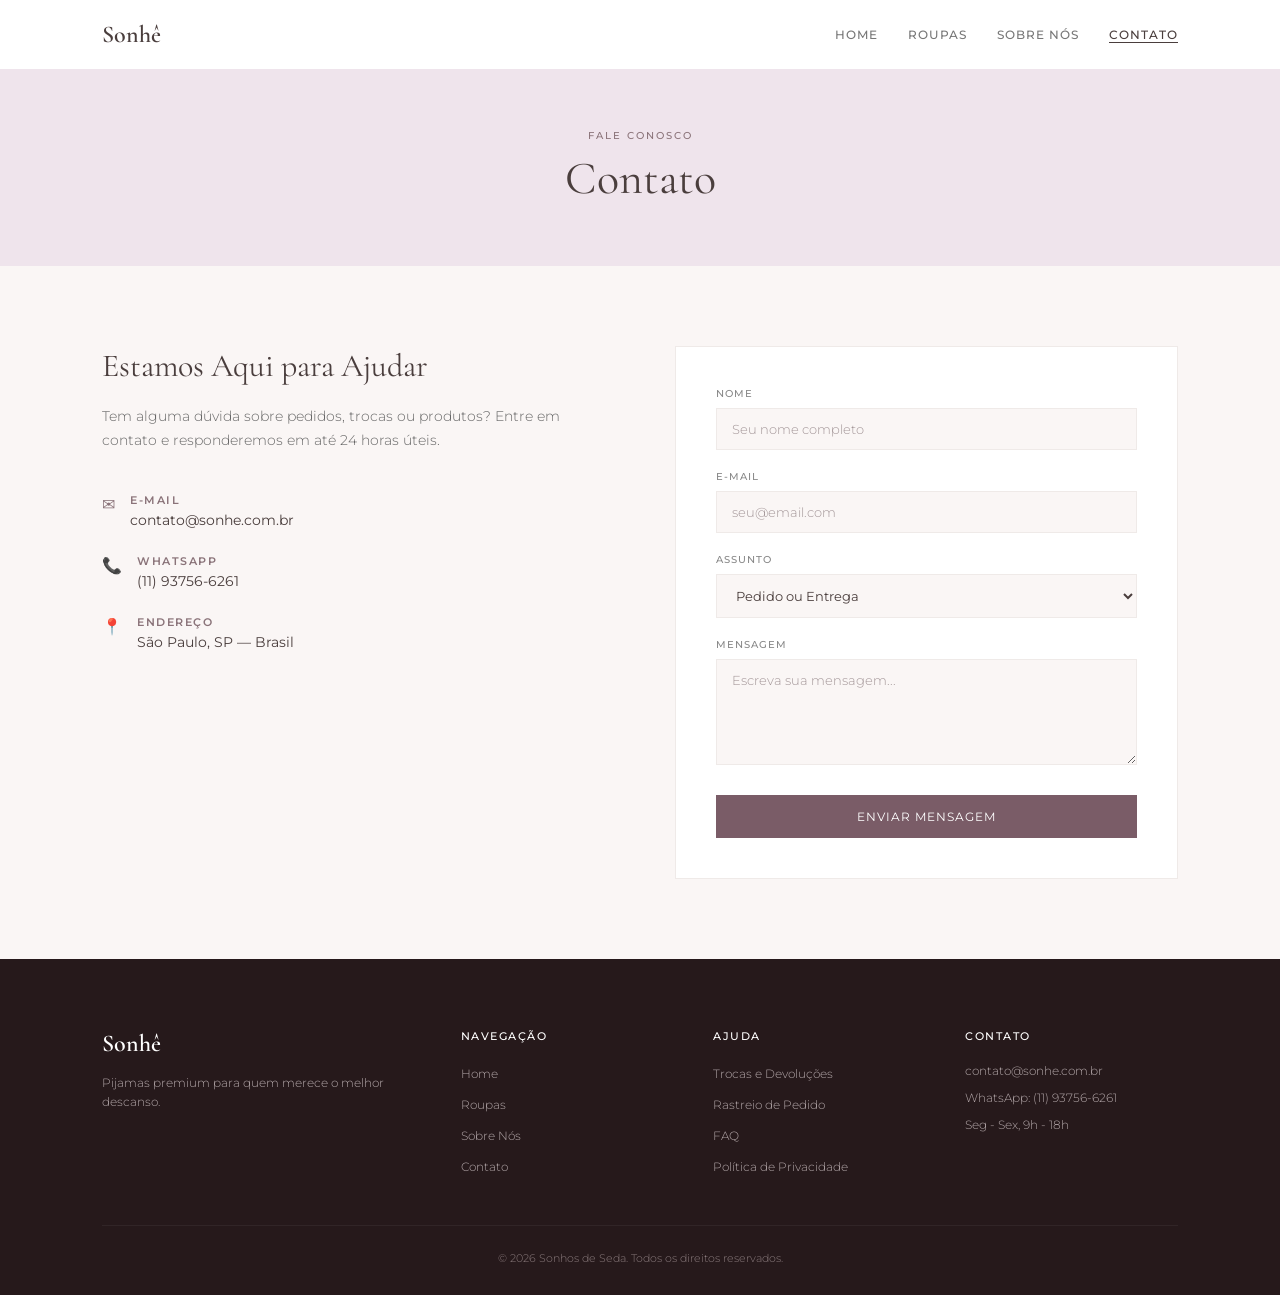
<file: HTML/contato.html>
<!DOCTYPE html>
<html lang="pt-BR">
<head>
    <meta charset="UTF-8">
    <meta name="viewport" content="width=device-width, initial-scale=1.0">
    <title>SONHÊ- Contato</title>
    <link rel="stylesheet" href="../CSS/contato.css">
    
    <link rel="preconnect" href="https://fonts.googleapis.com">
    <link rel="preconnect" href="https://fonts.gstatic.com" crossorigin>
    <link href="https://fonts.googleapis.com/css2?family=Cormorant+Garamond:ital,wght@0,400;0,600;1,400&family=Montserrat:wght@300;400;500;600&display=swap" rel="stylesheet">
    <link rel="shortcut icon" href="../IMAGENS/LOGO.jpeg" type="image/x-icon">
</head>
<body>

    <!-- Header / Menu de Navegação -->
    <header class="main-header">
        <div class="logo">Sonhê</div>
        <nav class="nav-menu">
            <a href="../index.html">HOME</a>
            <a href="roupas.html">ROUPAS</a>
            <a href="sobre.html">SOBRE NÓS</a>
            <a href="contato.html" class="active">CONTATO</a>
        </nav>
       
    </header>

    
    <section class="page-header">
        <div class="header-container">
            <span class="page-top-subtitle">FALE CONOSCO</span>
            <h1 class="page-title">Contato</h1>
        </div>
    </section>

    
    <main class="contact-section">
        <div class="contact-container">
            
        
            <div class="contact-info-column">
                <h2 class="contact-headline">Estamos Aqui para Ajudar</h2>
                <p class="contact-description">
                    Tem alguma dúvida sobre pedidos, trocas ou produtos? Entre em contato e responderemos em até 24 horas úteis.
                </p>

                <div class="contact-methods-list">
                    <!-- Método 1 -->
                    <div class="contact-method-item">
                        <span class="method-icon">✉</span>
                        <div class="method-details">
                            <h3>E-MAIL</h3>
                            <p>contato@sonhe.com.br</p>
                        </div>
                    </div>

                    <!-- Método 2 -->
                    <div class="contact-method-item">
                        <span class="method-icon">📞</span>
                        <div class="method-details">
                            <h3>WHATSAPP</h3>
                            <p>(11) 93756-6261</p>
                        </div>
                    </div>

                    <!-- Método 3 -->
                    <div class="contact-method-item">
                        <span class="method-icon">📍</span>
                        <div class="method-details">
                            <h3>ENDEREÇO</h3>
                            <p>São Paulo, SP — Brasil</p>
                        </div>
                    </div>
                </div>
            </div>

         
            <div class="contact-form-column">
                <form class="contact-form" id="whatsappForm">
                    
                    <div class="form-group">
                        <label for="name">NOME</label>
                        <input type="text" id="name" name="name" placeholder="Seu nome completo" required>
                    </div>

                    <div class="form-group">
                        <label for="email">E-MAIL</label>
                        <input type="email" id="email" name="email" placeholder="seu@email.com" required>
                    </div>

                    <div class="form-group">
                        <label for="subject">ASSUNTO</label>
                        <select id="subject" name="subject" required>
                            <option value="entrega">Pedido ou Entrega</option>
                            <option value="troca">Trocas e Devoluções</option>
                            <option value="duvida">Dúvida sobre Produtos</option>
                            <option value="outro">Outros Assuntos</option>
                        </select>
                    </div>

                    <div class="form-group">
                        <label for="message">MENSAGEM</label>
                        <textarea id="message" name="message" rows="5" placeholder="Escreva sua mensagem..." required></textarea>
                    </div>

                     <button type="submit" id="btnSubmit" class="btn-submit-contact">ENVIAR MENSAGEM</button>
                </form>
            </div>

        </div>
    </main>

    <!-- Rodapé / Footer -->
    <footer class="main-footer">
        <div class="footer-container">
            <div class="footer-column footer-brand">
                <h3 class="footer-logo">Sonhê</h3>
                <p class="footer-tagline">Pijamas premium para quem merece o melhor descanso.</p>
            </div>
            <div class="footer-column">
                <h4 class="footer-title">NAVEGAÇÃO</h4>
                <ul class="footer-links">
                    <li><a href="index.html">Home</a></li>
                    <li><a href="roupas.html">Roupas</a></li>
                    <li><a href="sobre.html">Sobre Nós</a></li>
                    <li><a href="contato.html">Contato</a></li>
                </ul>
            </div>
            <div class="footer-column">
                <h4 class="footer-title">AJUDA</h4>
                <ul class="footer-links">
                    <li><a href="#">Trocas e Devoluções</a></li>
                    <li><a href="#">Rastreio de Pedido</a></li>
                    <li><a href="#">FAQ</a></li>
                    <li><a href="#">Política de Privacidade</a></li>
                </ul>
            </div>
            <div class="footer-column">
                <h4 class="footer-title">CONTATO</h4>
                <ul class="footer-contact-info">
                    <li>contato@sonhe.com.br</li>
                    <li>WhatsApp: (11) 93756-6261</li>
                    <li>Seg - Sex, 9h - 18h</li>
                </ul>
            </div>
        </div>
        <div class="footer-bottom">
            <p>&copy; 2026 Sonhos de Seda. Todos os direitos reservados.</p>
        </div>
    </footer>


    <script src="../JS/contato.js"></script>
</body>
</html>
</file>
<file: CSS/contato.css>
/* Resets Básicos */
* {
    margin: 0;
    padding: 0;
    box-sizing: border-box;
}

body {
    font-family: 'Montserrat', sans-serif;
    background-color: #FAF6F5; /* Tom off-white padrão do Figma */
    color: #333333;
    overflow-x: hidden;
}

/* --- HEADER --- */
.main-header {
    display: flex;
    justify-content: space-between;
    align-items: center;
    padding: 20px 8%;
    background-color: #ffffff;
    width: 100%;
}

.logo {
    font-family: 'Cormorant Garamond', serif;
    font-size: 24px;
    font-weight: 600;
    color: #4A3E3D;
}

.nav-menu {
    display: flex;
    gap: 30px;
}

.nav-menu a {
    text-decoration: none;
    font-size: 12px;
    letter-spacing: 1px;
    color: #777777;
    font-weight: 500;
    transition: color 0.3s ease;
}

.nav-menu a:hover, 
.nav-menu a.active {
    color: #4A3E3D;
    border-bottom: 1px solid #4A3E3D;
}

.cart-icon {
    position: relative;
    cursor: pointer;
}

.cart-icon .badge {
    position: absolute;
    top: -8px;
    right: -8px;
    background-color: #7A5C67;
    color: white;
    font-size: 10px;
    padding: 2px 6px;
    border-radius: 50%;
}

/* --- HERO / PAGE HEADER --- */
.page-header {
    background-color: #EFE4EC; /* Fundo lilás claro */
    text-align: center;
    padding: 60px 20px;
}

.header-container {
    max-width: 800px;
    margin: 0 auto;
}

.page-top-subtitle {
    font-size: 10px;
    letter-spacing: 2px;
    color: #8A7379;
    display: block;
    margin-bottom: 8px;
    font-weight: 500;
}

.page-title {
    font-family: 'Cormorant Garamond', serif;
    font-size: 46px;
    color: #4A3E3D;
    font-weight: 400;
}

/* --- SEÇÃO PRINCIPAL DE CONTATO --- */
.contact-section {
    padding: 80px 8%;
    background-color: #FAF6F5;
}

.contact-container {
    max-width: 1100px;
    margin: 0 auto;
    display: grid;
    grid-template-columns: 1fr 1fr;
    gap: 70px;
    align-items: start;
}

/* Coluna de Informações (Esquerda) */
.contact-info-column {
    display: flex;
    flex-direction: column;
}

.contact-headline {
    font-family: 'Cormorant Garamond', serif;
    font-size: 32px;
    color: #4A3E3D;
    font-weight: 400;
    margin-bottom: 20px;
}

.contact-description {
    font-size: 14px;
    line-height: 1.7;
    color: #666666;
    font-weight: 300;
    margin-bottom: 40px;
}

.contact-methods-list {
    display: flex;
    flex-direction: column;
    gap: 25px;
}

.contact-method-item {
    display: flex;
    align-items: flex-start;
    gap: 15px;
}

.method-icon {
    font-size: 16px;
    color: #8A7379;
    margin-top: 2px;
}

.method-details h3 {
    font-size: 11px;
    letter-spacing: 1.5px;
    color: #8A7379;
    margin-bottom: 4px;
    font-weight: 600;
}

.method-details p {
    font-size: 14px;
    color: #4A3E3D;
    font-weight: 400;
}

/* Coluna do Formulário (Direita) */
.contact-form-column {
    background-color: #ffffff;
    padding: 40px;
    border: 1px solid #EFEAE8;
}

.contact-form {
    display: flex;
    flex-direction: column;
    gap: 20px;
}

.form-group {
    display: flex;
    flex-direction: column;
    gap: 8px;
}

.form-group label {
    font-size: 10px;
    letter-spacing: 1px;
    color: #888888;
    font-weight: 500;
}

.form-group input,
.form-group select,
.form-group textarea {
    width: 100%;
    padding: 12px 15px;
    background-color: #FAF6F5; /* Tom lilás/off-white sutil interno dos campos */
    border: 1px solid #EFEAE8;
    font-family: 'Montserrat', sans-serif;
    font-size: 13px;
    color: #4A3E3D;
    outline: none;
    transition: border-color 0.3s ease;
}

.form-group input::placeholder,
.form-group textarea::placeholder {
    color: #A39698;
    font-weight: 300;
}

.form-group input:focus,
.form-group select:focus,
.form-group textarea:focus {
    border-color: #7A5C67; /* Destaca a borda ao clicar */
}

/* Botão de Envio */
.btn-submit-contact {
    background-color: #7A5C67; /* Tom de roxo opaco visto no print */
    color: #ffffff;
    border: none;
    padding: 14px;
    font-family: 'Montserrat', sans-serif;
    font-size: 12px;
    letter-spacing: 1px;
    font-weight: 400;
    cursor: pointer;
    transition: background-color 0.3s ease;
    margin-top: 10px;
}

.btn-submit-contact:hover {
    background-color: #634953;
}

/* --- RODAPÉ (FOOTER) --- */
.main-footer {
    background-color: #26191B;
    color: #ffffff;
    padding: 70px 8% 30px 8%;
}

.footer-container {
    max-width: 1200px;
    margin: 0 auto;
    display: grid;
    grid-template-columns: 1.5fr repeat(3, 1fr);
    gap: 40px;
    padding-bottom: 50px;
}

.footer-brand { padding-right: 20px; }
.footer-logo { font-family: 'Cormorant Garamond', serif; font-size: 24px; font-weight: 600; margin-bottom: 15px; }
.footer-tagline { font-size: 12px; line-height: 1.6; color: #B3A7A9; font-weight: 300; }
.footer-title { font-size: 11px; letter-spacing: 1.5px; margin-bottom: 20px; font-weight: 500; }
.footer-links { list-style: none; display: flex; flex-direction: column; gap: 12px; }
.footer-links a { text-decoration: none; font-size: 12px; color: #B3A7A9; font-weight: 300; }
.footer-links a:hover { color: #ffffff; }
.footer-contact-info { list-style: none; display: flex; flex-direction: column; gap: 12px; font-size: 12px; color: #B3A7A9; font-weight: 300; }
.footer-bottom { max-width: 1200px; margin: 0 auto; padding-top: 25px; border-top: 1px solid rgba(255, 255, 255, 0.05); text-align: center; }
.footer-bottom p { font-size: 11px; color: #8A7B7D; font-weight: 300; }

/* --- RESPONSIVIDADE --- */
@media (max-width: 992px) {
    .contact-container {
        grid-template-columns: 1fr;
        gap: 50px;
    }
    .footer-container {
        grid-template-columns: repeat(2, 1fr);
    }
}

@media (max-width: 768px) {
    .main-header { padding: 20px 4%; }
    .nav-menu { display: none; }
    .page-title { font-size: 36px; }
    .contact-form-column { padding: 25px; }
    .footer-container { grid-template-columns: 1fr; gap: 35px; }
}
</file>
